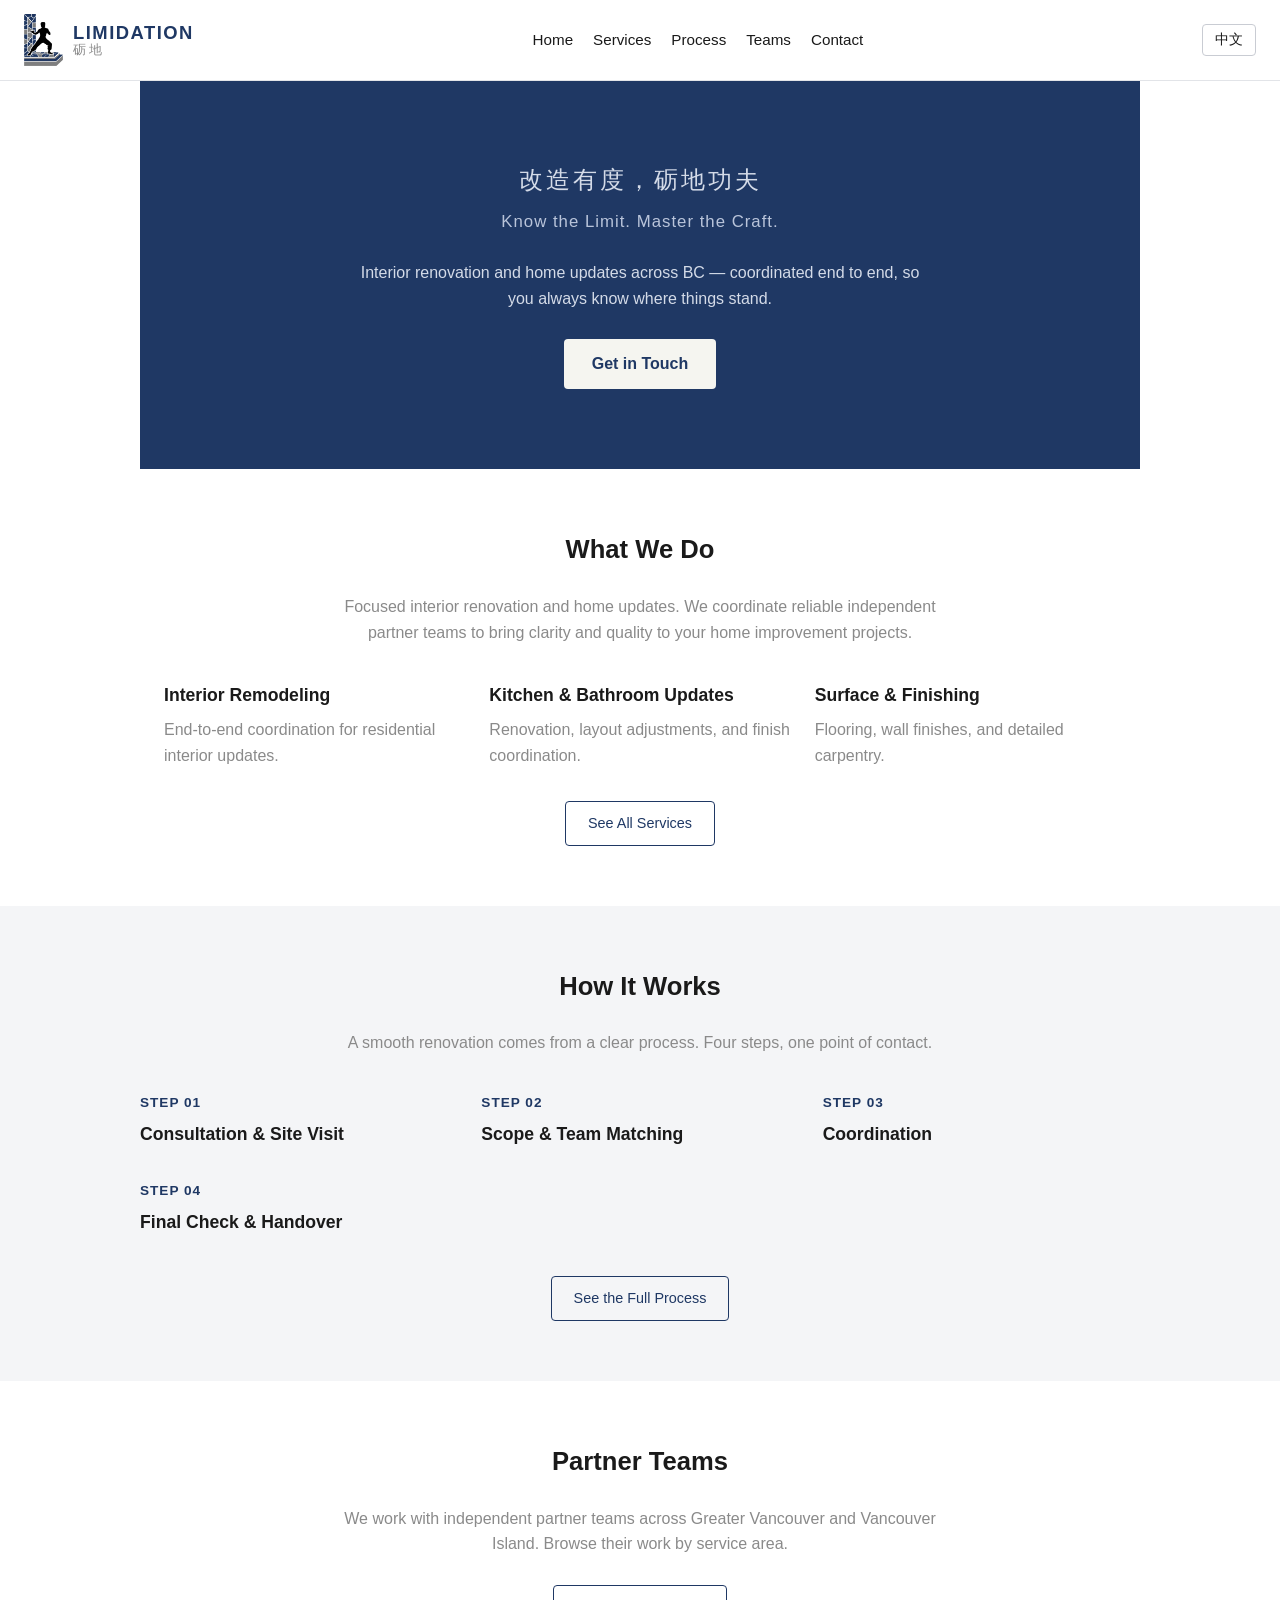
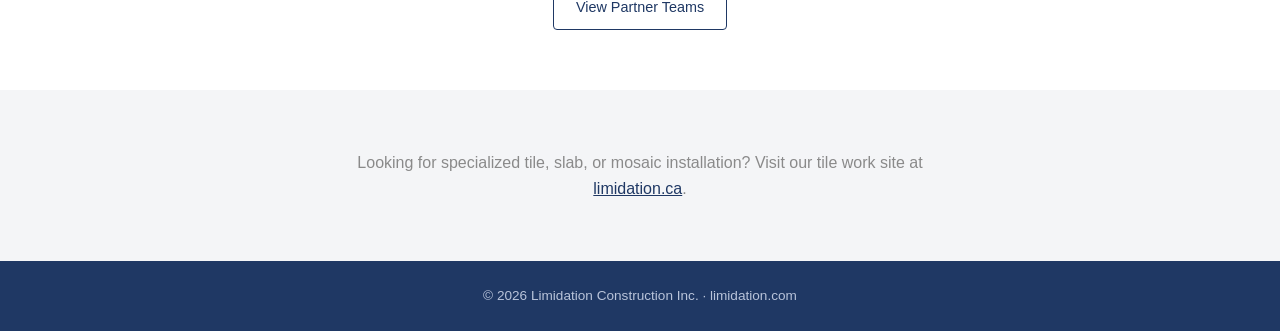
<file: index.html>
<!DOCTYPE html>
<html lang="en" data-lang="en">
<head>
<meta charset="UTF-8">
<meta name="viewport" content="width=device-width, initial-scale=1.0">
<title>Limidation Construction Inc. — Interior Renovation in BC</title>
<meta name="description" content="Limidation Construction Inc. coordinates interior renovation and home update projects across Greater Vancouver and Vancouver Island, BC. One point of contact, from first consultation to final handover.">
<link rel="icon" href="/favicon.ico" sizes="any">
<link rel="apple-touch-icon" href="/images/apple-touch-icon.png">
<link rel="stylesheet" href="CSS/style.css">
</head>
<body>

<header>
  <div class="brand">
    <a href="index.html">
      <img src="images/logo-mark.png" alt="Limidation Construction Inc.">
      <span class="brand-text">
        <span class="brand-en">LIMIDATION</span>
        <span class="brand-zh">砺地</span>
      </span>
    </a>
  </div>
  <nav>
    <a href="index.html"><span data-en>Home</span><span data-zh>首页</span></a>
    <a href="services.html"><span data-en>Services</span><span data-zh>服务项目</span></a>
    <a href="process.html"><span data-en>Process</span><span data-zh>施工流程</span></a>
    <a href="team.html"><span data-en>Teams</span><span data-zh>合作团队</span></a>
    <a href="contact.html"><span data-en>Contact</span><span data-zh>联系我们</span></a>
  </nav>
  <button id="lang-toggle">中文</button>
</header>

<section class="hero">
  <p class="slogan-zh">改造有度，砺地功夫</p>
  <p class="slogan-en">Know the Limit. Master the Craft.</p>
  <p>
    <span data-en>Interior renovation and home updates across BC — coordinated end to end, so you always know where things stand.</span>
    <span data-zh>室内翻新与住宅升级，全程统筹对接，每一步您都清楚正在发生什么。</span>
  </p>
  <a href="contact.html" class="btn">
    <span data-en>Get in Touch</span><span data-zh>联系我们</span>
  </a>
</section>

<!-- 服务概览 -->
<section>
  <h2><span data-en>What We Do</span><span data-zh>我们做什么</span></h2>
  <p class="lead" style="margin-bottom:36px;">
    <span data-en>Focused interior renovation and home updates. We coordinate reliable independent partner teams to bring clarity and quality to your home improvement projects.</span>
    <span data-zh>专注室内翻新与住宅升级。我们统筹可靠的独立合作团队，为您的住宅改造提供清晰、高效的落地执行。</span>
  </p>

  <div class="grid">
    <div>
      <h3><span data-en>Interior Remodeling</span><span data-zh>室内翻新</span></h3>
      <p style="color:var(--text-muted);">
        <span data-en>End-to-end coordination for residential interior updates.</span>
        <span data-zh>住宅室内升级的整体统筹，对接合适的施工团队。</span>
      </p>
    </div>
    <div>
      <h3><span data-en>Kitchen &amp; Bathroom Updates</span><span data-zh>厨卫空间升级</span></h3>
      <p style="color:var(--text-muted);">
        <span data-en>Renovation, layout adjustments, and finish coordination.</span>
        <span data-zh>高频使用功能区的改造、布局调整与饰面统筹。</span>
      </p>
    </div>
    <div>
      <h3><span data-en>Surface &amp; Finishing</span><span data-zh>饰面与收口</span></h3>
      <p style="color:var(--text-muted);">
        <span data-en>Flooring, wall finishes, and detailed carpentry.</span>
        <span data-zh>地面、墙面饰面及精细木作的执行把控。</span>
      </p>
    </div>
  </div>

  <p style="text-align:center; margin-top:32px;">
    <a href="services.html" class="btn-outline">
      <span data-en>See All Services</span><span data-zh>查看全部服务</span>
    </a>
  </p>
</section>

<!-- 流程简介 -->
<section class="alt">
  <div>
    <h2><span data-en>How It Works</span><span data-zh>怎么合作</span></h2>
    <p class="lead" style="margin-bottom:36px;">
      <span data-en>A smooth renovation comes from a clear process. Four steps, one point of contact.</span>
      <span data-zh>一次顺利的装修，来自清晰的流程。四个步骤，一个对接人。</span>
    </p>

    <div class="grid">
      <div>
        <p class="step-num"><span data-en>STEP 01</span><span data-zh>第一步</span></p>
        <h3><span data-en>Consultation &amp; Site Visit</span><span data-zh>咨询与现场了解</span></h3>
      </div>
      <div>
        <p class="step-num"><span data-en>STEP 02</span><span data-zh>第二步</span></p>
        <h3><span data-en>Scope &amp; Team Matching</span><span data-zh>方案沟通与团队匹配</span></h3>
      </div>
      <div>
        <p class="step-num"><span data-en>STEP 03</span><span data-zh>第三步</span></p>
        <h3><span data-en>Coordination</span><span data-zh>施工对接与协调</span></h3>
      </div>
      <div>
        <p class="step-num"><span data-en>STEP 04</span><span data-zh>第四步</span></p>
        <h3><span data-en>Final Check &amp; Handover</span><span data-zh>完工确认与交付</span></h3>
      </div>
    </div>

    <p style="text-align:center; margin-top:32px;">
      <a href="process.html" class="btn-outline">
        <span data-en>See the Full Process</span><span data-zh>查看完整流程</span>
      </a>
    </p>
  </div>
</section>

<!-- 合作团队入口 -->
<section>
  <h2><span data-en>Partner Teams</span><span data-zh>合作团队</span></h2>
  <p class="lead" style="margin-bottom:28px;">
    <span data-en>We work with independent partner teams across Greater Vancouver and Vancouver Island. Browse their work by service area.</span>
    <span data-zh>我们与大温地区及温哥华岛的独立团队协作。您可以按服务地区浏览他们的作品。</span>
  </p>
  <p style="text-align:center;">
    <a href="team.html" class="btn-outline">
      <span data-en>View Partner Teams</span><span data-zh>查看合作团队</span>
    </a>
  </p>
</section>

<!-- 跨站说明 -->
<section class="alt">
  <div style="max-width:620px; margin:0 auto; text-align:center;">
    <p style="color:var(--text-muted);">
      <span data-en>Looking for specialized tile, slab, or mosaic installation? Visit our tile work site at <a href="https://limidation.ca" style="color:var(--brand-accent);">limidation.ca</a>.</span>
      <span data-zh>寻求瓷砖、岩板与马赛克的专项铺贴工艺？请访问我们的瓷砖工程网站 <a href="https://limidation.ca" style="color:var(--brand-accent);">limidation.ca</a>。</span>
    </p>
  </div>
</section>

<footer>
  <p>&copy; 2026 Limidation Construction Inc. · limidation.com</p>
</footer>

<script src="JS/lang.js"></script>
</body>
</html>
</file>
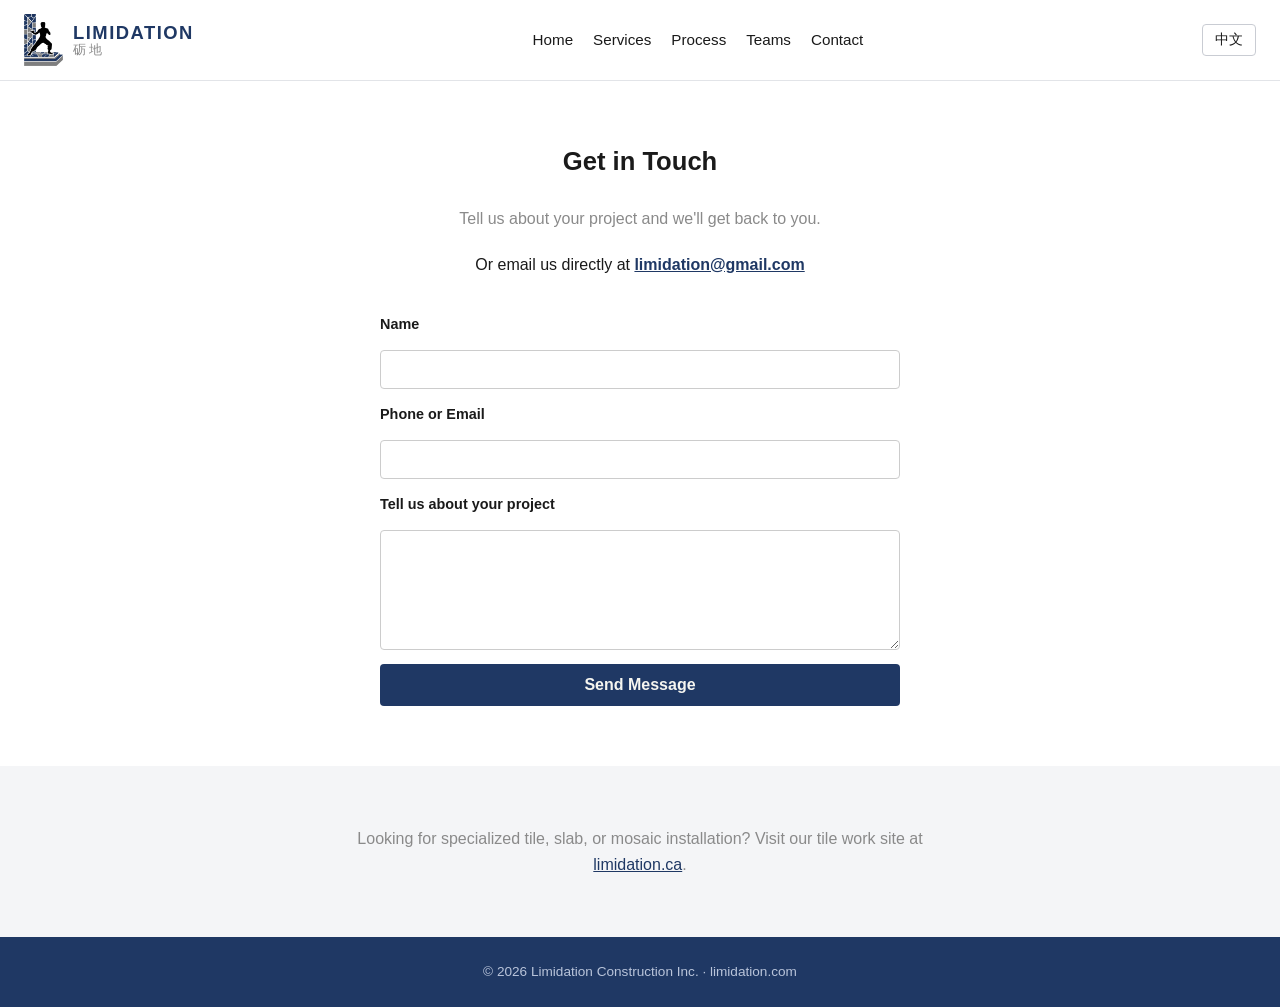
<file: contact.html>
<!DOCTYPE html>
<html lang="en" data-lang="en">
<head>
<meta charset="UTF-8">
<meta name="viewport" content="width=device-width, initial-scale=1.0">
<title>Contact — Limidation Construction Inc.</title>
<meta name="description" content="Get in touch with Limidation Construction Inc. about your interior renovation project in BC.">
<link rel="icon" href="/favicon.ico" sizes="any">
<link rel="apple-touch-icon" href="/images/apple-touch-icon.png">
<link rel="stylesheet" href="CSS/style.css">
</head>
<body>

<header>
  <div class="brand">
    <a href="index.html">
      <img src="images/logo-mark.png" alt="Limidation Construction Inc.">
      <span class="brand-text">
        <span class="brand-en">LIMIDATION</span>
        <span class="brand-zh">砺地</span>
      </span>
    </a>
  </div>
  <nav>
    <a href="index.html"><span data-en>Home</span><span data-zh>首页</span></a>
    <a href="services.html"><span data-en>Services</span><span data-zh>服务项目</span></a>
    <a href="process.html"><span data-en>Process</span><span data-zh>施工流程</span></a>
    <a href="team.html"><span data-en>Teams</span><span data-zh>合作团队</span></a>
    <a href="contact.html"><span data-en>Contact</span><span data-zh>联系我们</span></a>
  </nav>
  <button id="lang-toggle">中文</button>
</header>

<section>
  <h2><span data-en>Get in Touch</span><span data-zh>联系我们</span></h2>
  <p class="lead" style="margin-bottom:20px;">
    <span data-en>Tell us about your project and we'll get back to you.</span>
    <span data-zh>留下您的装修需求，我们会尽快回复。</span>
  </p>

  <!-- 邮箱地址集中在这一处。以后换成 info@limidation.com 时，改这里的两处即可。 -->
  <p style="text-align:center; margin-bottom:36px;">
    <span data-en>Or email us directly at </span><span data-zh>或直接发邮件至 </span>
    <a href="mailto:limidation@gmail.com" style="color:var(--brand-accent); font-weight:600;">limidation@gmail.com</a>
  </p>

  <!-- name="contact" 和 data-netlify="true" 是关键：
       部署到 Netlify 后表单会自动被识别，提交内容出现在 Netlify 后台，
       不需要额外写后端代码。
       隐藏字段 site-source 用于区分询盘来自 .com 还是 .ca。 -->
  <form name="contact" method="POST" data-netlify="true" netlify-honeypot="bot-field">
    <input type="hidden" name="form-name" value="contact">
    <input type="hidden" name="site-source" value="limidation-com">
    <p style="display:none;">
      <label>Don't fill this out: <input name="bot-field"></label>
    </p>

    <label for="name"><span data-en>Name</span><span data-zh>姓名</span></label>
    <input type="text" id="name" name="name" required>

    <label for="phone"><span data-en>Phone or Email</span><span data-zh>电话或邮箱</span></label>
    <input type="text" id="phone" name="phone" required>

    <label for="message"><span data-en>Tell us about your project</span><span data-zh>描述您的装修需求</span></label>
    <textarea id="message" name="message" required></textarea>

    <button type="submit"><span data-en>Send Message</span><span data-zh>提交</span></button>
  </form>
</section>

<section class="alt">
  <div style="max-width:620px; margin:0 auto; text-align:center;">
    <p style="color:var(--text-muted);">
      <span data-en>Looking for specialized tile, slab, or mosaic installation? Visit our tile work site at <a href="https://limidation.ca" style="color:var(--brand-accent);">limidation.ca</a>.</span>
      <span data-zh>寻求瓷砖、岩板与马赛克的专项铺贴工艺？请访问我们的瓷砖工程网站 <a href="https://limidation.ca" style="color:var(--brand-accent);">limidation.ca</a>。</span>
    </p>
  </div>
</section>

<footer>
  <p>&copy; 2026 Limidation Construction Inc. · limidation.com</p>
</footer>

<script src="JS/lang.js"></script>
</body>
</html>
</file>
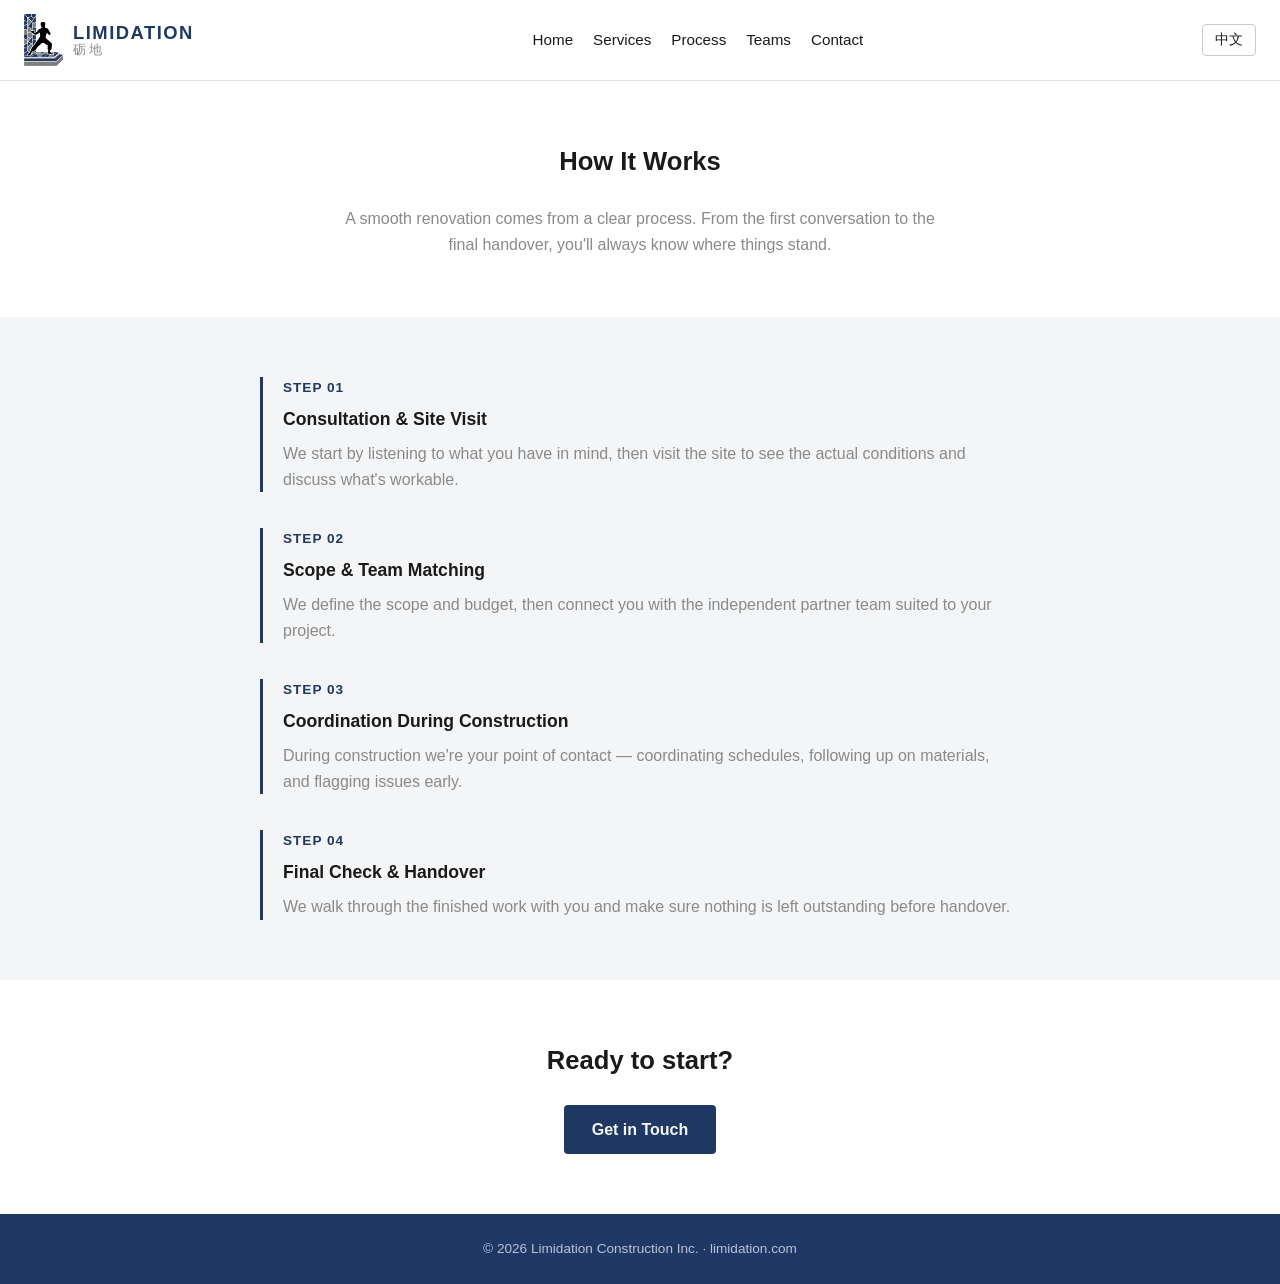
<file: process.html>
<!DOCTYPE html>
<html lang="en" data-lang="en">
<head>
<meta charset="UTF-8">
<meta name="viewport" content="width=device-width, initial-scale=1.0">
<title>Process — Limidation Construction Inc.</title>
<meta name="description" content="How a renovation project works with Limidation Construction Inc. — from the first consultation and site visit through to final handover.">
<link rel="icon" href="/favicon.ico" sizes="any">
<link rel="apple-touch-icon" href="/images/apple-touch-icon.png">
<link rel="stylesheet" href="CSS/style.css">
</head>
<body>

<header>
  <div class="brand">
    <a href="index.html">
      <img src="images/logo-mark.png" alt="Limidation Construction Inc.">
      <span class="brand-text">
        <span class="brand-en">LIMIDATION</span>
        <span class="brand-zh">砺地</span>
      </span>
    </a>
  </div>
  <nav>
    <a href="index.html"><span data-en>Home</span><span data-zh>首页</span></a>
    <a href="services.html"><span data-en>Services</span><span data-zh>服务项目</span></a>
    <a href="process.html"><span data-en>Process</span><span data-zh>施工流程</span></a>
    <a href="team.html"><span data-en>Teams</span><span data-zh>合作团队</span></a>
    <a href="contact.html"><span data-en>Contact</span><span data-zh>联系我们</span></a>
  </nav>
  <button id="lang-toggle">中文</button>
</header>

<section>
  <h2><span data-en>How It Works</span><span data-zh>施工流程</span></h2>
  <p style="text-align:center; color:var(--text-muted); max-width:620px; margin:0 auto;">
    <span data-en>A smooth renovation comes from a clear process. From the first conversation to the final handover, you'll always know where things stand.</span>
    <span data-zh>一次顺利的装修，来自清晰的流程。从初次沟通到最终交付，每一步您都清楚正在发生什么。</span>
  </p>
</section>

<section class="alt">
  <div style="max-width:760px; margin:0 auto;">

    <div style="border-left:3px solid var(--brand-accent); padding-left:20px; margin-bottom:36px;">
      <p style="color:var(--brand-accent); font-size:0.85rem; font-weight:600; letter-spacing:1px; margin-bottom:6px;">
        <span data-en>STEP 01</span><span data-zh>第一步</span>
      </p>
      <h3 style="margin-bottom:8px;">
        <span data-en>Consultation &amp; Site Visit</span><span data-zh>咨询与现场了解</span>
      </h3>
      <p style="color:var(--text-muted);">
        <span data-en>We start by listening to what you have in mind, then visit the site to see the actual conditions and discuss what's workable.</span>
        <span data-zh>我们先听您想要什么，再到现场看房屋的实际情况，一起讨论可行的做法。</span>
      </p>
    </div>

    <div style="border-left:3px solid var(--brand-accent); padding-left:20px; margin-bottom:36px;">
      <p style="color:var(--brand-accent); font-size:0.85rem; font-weight:600; letter-spacing:1px; margin-bottom:6px;">
        <span data-en>STEP 02</span><span data-zh>第二步</span>
      </p>
      <h3 style="margin-bottom:8px;">
        <span data-en>Scope &amp; Team Matching</span><span data-zh>方案沟通与团队匹配</span>
      </h3>
      <p style="color:var(--text-muted);">
        <span data-en>We define the scope and budget, then connect you with the independent partner team suited to your project.</span>
        <span data-zh>明确施工范围与预算，为您对接适合这个项目的独立合作团队。</span>
      </p>
    </div>

    <div style="border-left:3px solid var(--brand-accent); padding-left:20px; margin-bottom:36px;">
      <p style="color:var(--brand-accent); font-size:0.85rem; font-weight:600; letter-spacing:1px; margin-bottom:6px;">
        <span data-en>STEP 03</span><span data-zh>第三步</span>
      </p>
      <h3 style="margin-bottom:8px;">
        <span data-en>Coordination During Construction</span><span data-zh>施工对接与进度协调</span>
      </h3>
      <p style="color:var(--text-muted);">
        <span data-en>During construction we're your point of contact — coordinating schedules, following up on materials, and flagging issues early.</span>
        <span data-zh>施工期间我们是您的对接人，协调进度、跟进材料，遇到问题及时沟通。</span>
      </p>
    </div>

    <div style="border-left:3px solid var(--brand-accent); padding-left:20px;">
      <p style="color:var(--brand-accent); font-size:0.85rem; font-weight:600; letter-spacing:1px; margin-bottom:6px;">
        <span data-en>STEP 04</span><span data-zh>第四步</span>
      </p>
      <h3 style="margin-bottom:8px;">
        <span data-en>Final Check &amp; Handover</span><span data-zh>完工确认与交付</span>
      </h3>
      <p style="color:var(--text-muted);">
        <span data-en>We walk through the finished work with you and make sure nothing is left outstanding before handover.</span>
        <span data-zh>陪同您检查完工情况，确认没有遗留问题后再正式交付。</span>
      </p>
    </div>

  </div>
</section>

<section>
  <div style="text-align:center;">
    <h2><span data-en>Ready to start?</span><span data-zh>准备开始了？</span></h2>
    <a href="contact.html" class="btn">
      <span data-en>Get in Touch</span><span data-zh>联系我们</span>
    </a>
  </div>
</section>

<footer>
  <p>&copy; 2026 Limidation Construction Inc. · limidation.com</p>
</footer>

<script src="JS/lang.js"></script>
</body>
</html>
</file>
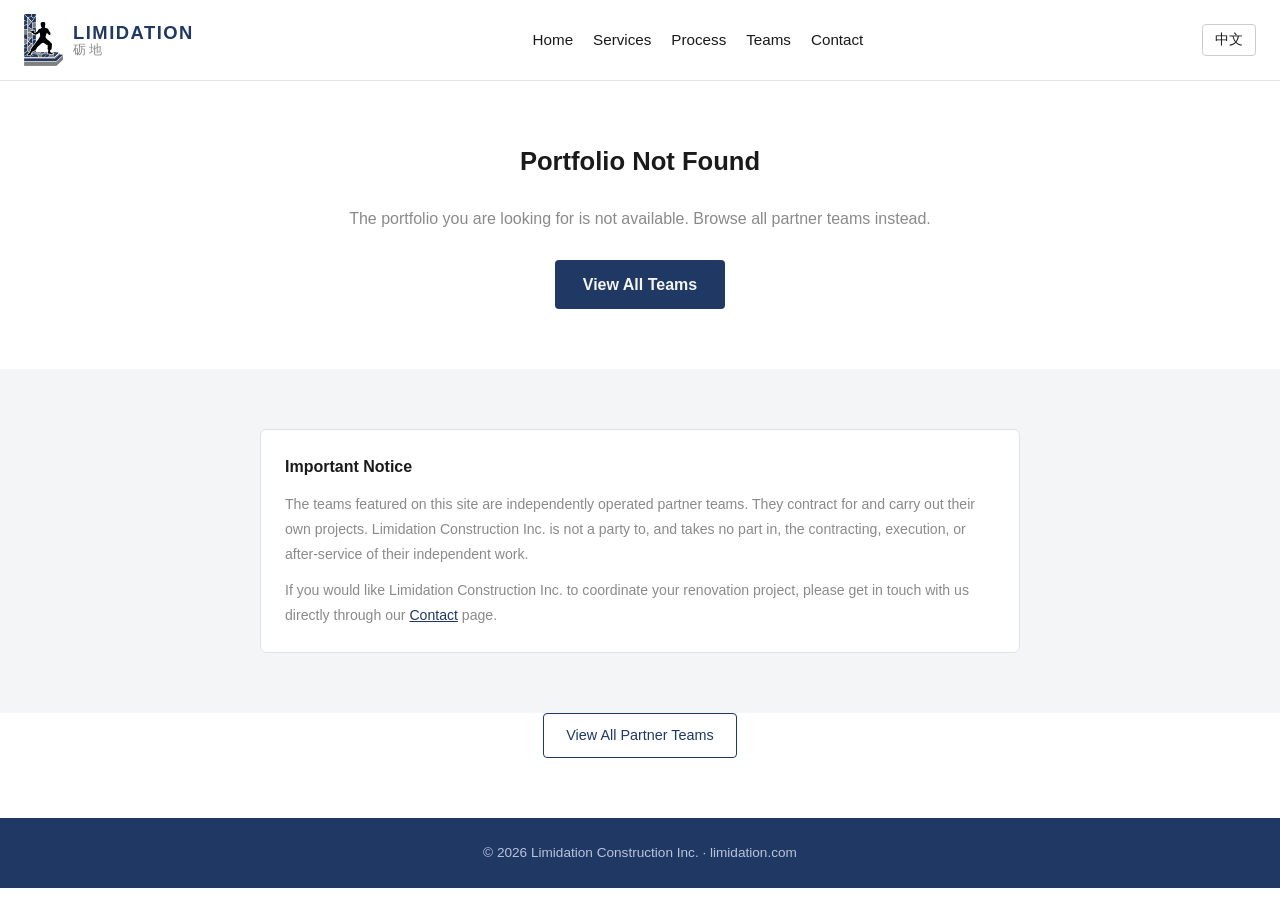
<file: profile.html>
<!DOCTYPE html>
<html lang="en" data-lang="en">
<head>
<meta charset="UTF-8">
<meta name="viewport" content="width=device-width, initial-scale=1.0">
<title>Portfolio — Limidation Construction Inc.</title>
<meta name="robots" content="noindex">
<link rel="icon" href="/favicon.ico" sizes="any">
<link rel="apple-touch-icon" href="/images/apple-touch-icon.png">
<link rel="stylesheet" href="CSS/style.css">
</head>
<body>

<header>
  <div class="brand">
    <a href="index.html">
      <img src="images/logo-mark.png" alt="Limidation Construction Inc.">
      <span class="brand-text">
        <span class="brand-en">LIMIDATION</span>
        <span class="brand-zh">砺地</span>
      </span>
    </a>
  </div>
  <nav>
    <a href="index.html"><span data-en>Home</span><span data-zh>首页</span></a>
    <a href="services.html"><span data-en>Services</span><span data-zh>服务项目</span></a>
    <a href="process.html"><span data-en>Process</span><span data-zh>施工流程</span></a>
    <a href="team.html"><span data-en>Teams</span><span data-zh>合作团队</span></a>
    <a href="contact.html"><span data-en>Contact</span><span data-zh>联系我们</span></a>
  </nav>
  <button id="lang-toggle">中文</button>
</header>

<!-- 团队信息将由 JS 渲染进这里 -->
<section id="profile-root">
  <p style="text-align:center; color:var(--text-muted);">
    <span data-en>Loading…</span><span data-zh>加载中…</span>
  </p>
</section>

<!-- 免责声明 — 固定内容，不随团队变化 -->
<section class="alt">
  <div>
    <div class="disclaimer">
      <h3><span data-en>Important Notice</span><span data-zh>重要声明</span></h3>
      <p>
        <span data-en>The teams featured on this site are independently operated partner teams. They contract for and carry out their own projects. Limidation Construction Inc. is not a party to, and takes no part in, the contracting, execution, or after-service of their independent work.</span>
        <span data-zh>本站展示的施工团队均为独立经营的合作方，各自承接并履行自己的项目。Limidation Construction Inc. 不参与其独立业务的签约、施工与售后。</span>
      </p>
      <p>
        <span data-en>If you would like Limidation Construction Inc. to coordinate your renovation project, please get in touch with us directly through our <a href="contact.html">Contact</a> page.</span>
        <span data-zh>若您希望由 Limidation Construction Inc. 统筹您的整装项目，请通过<a href="contact.html">联系我们</a>页面与我们直接沟通。</span>
      </p>
    </div>
  </div>
</section>

<section style="padding-top:0; text-align:center;">
  <a href="team.html" class="btn-outline">
    <span data-en>View All Partner Teams</span><span data-zh>查看全部合作团队</span>
  </a>
</section>

<footer>
  <p>&copy; 2026 Limidation Construction Inc. · limidation.com</p>
</footer>

<script src="JS/teams.js"></script>
<script src="JS/lang.js"></script>
<script src="JS/profile.js"></script>
</body>
</html>
</file>
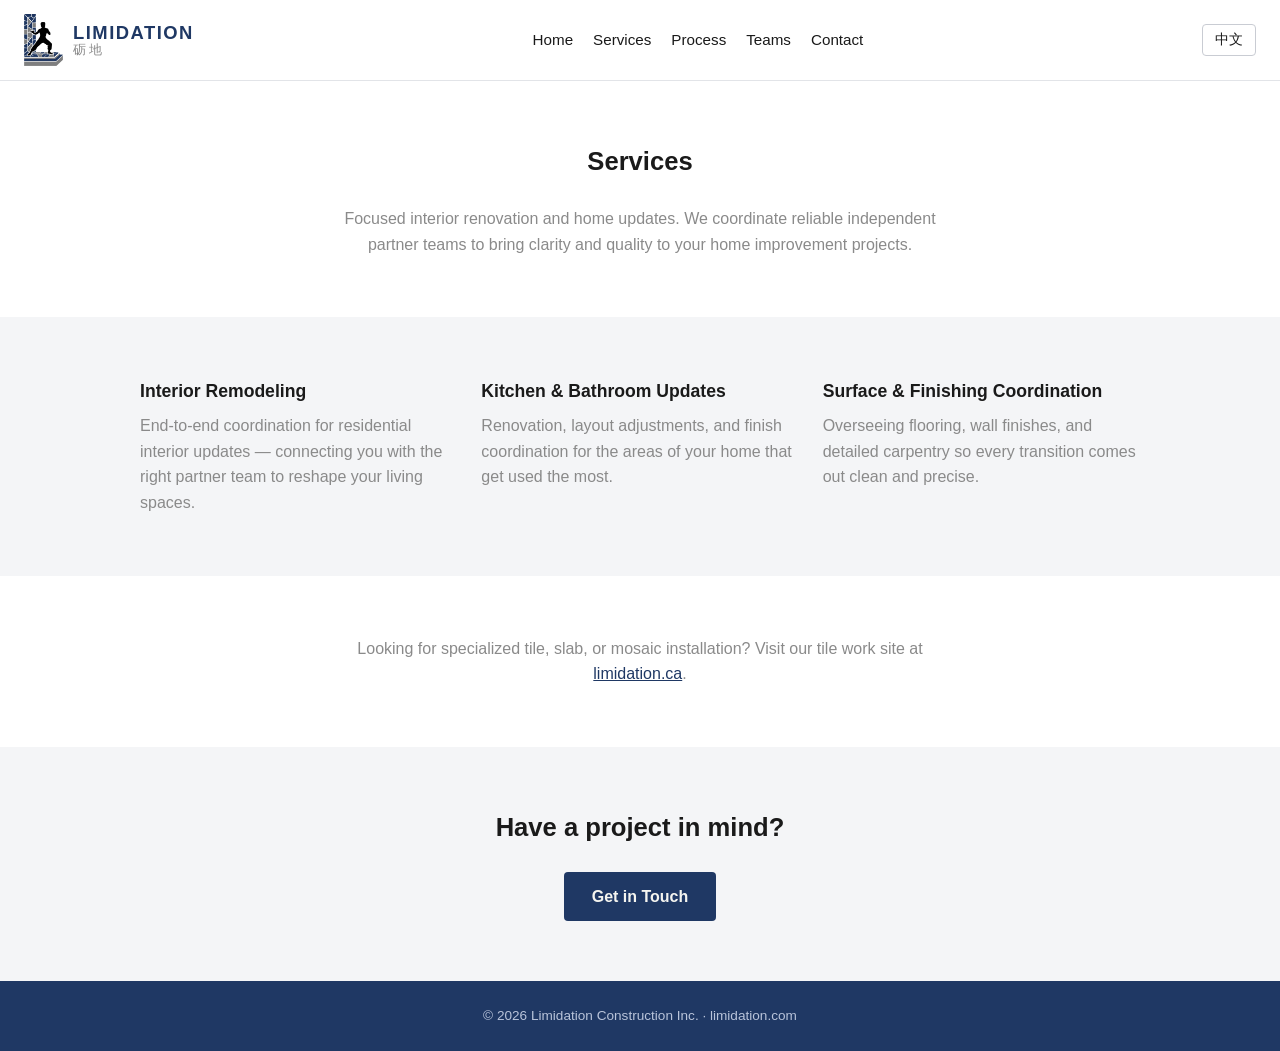
<file: services.html>
<!DOCTYPE html>
<html lang="en" data-lang="en">
<head>
<meta charset="UTF-8">
<meta name="viewport" content="width=device-width, initial-scale=1.0">
<title>Services — Limidation Construction Inc.</title>
<meta name="description" content="Interior renovation and home updates in Greater Victoria and Greater Vancouver, BC. Limidation Construction Inc. coordinates independent partner teams for residential remodeling projects.">
<link rel="icon" href="/favicon.ico" sizes="any">
<link rel="apple-touch-icon" href="/images/apple-touch-icon.png">
<link rel="stylesheet" href="CSS/style.css">
</head>
<body>

<header>
  <div class="brand">
    <a href="index.html">
      <img src="images/logo-mark.png" alt="Limidation Construction Inc.">
      <span class="brand-text">
        <span class="brand-en">LIMIDATION</span>
        <span class="brand-zh">砺地</span>
      </span>
    </a>
  </div>
  <nav>
    <a href="index.html"><span data-en>Home</span><span data-zh>首页</span></a>
    <a href="services.html"><span data-en>Services</span><span data-zh>服务项目</span></a>
    <a href="process.html"><span data-en>Process</span><span data-zh>施工流程</span></a>
    <a href="team.html"><span data-en>Teams</span><span data-zh>合作团队</span></a>
    <a href="contact.html"><span data-en>Contact</span><span data-zh>联系我们</span></a>
  </nav>
  <button id="lang-toggle">中文</button>
</header>

<section>
  <h2><span data-en>Services</span><span data-zh>服务项目</span></h2>
  <p style="text-align:center; color:var(--text-muted); max-width:620px; margin:0 auto;">
    <span data-en>Focused interior renovation and home updates. We coordinate reliable independent partner teams to bring clarity and quality to your home improvement projects.</span>
    <span data-zh>专注室内翻新与住宅升级。我们统筹可靠的独立合作团队，为您的住宅改造提供清晰、高效的落地执行。</span>
  </p>
</section>

<section class="alt">
  <div>
    <div class="grid">

      <div>
        <h3><span data-en>Interior Remodeling</span><span data-zh>室内翻新</span></h3>
        <p style="color:var(--text-muted);">
          <span data-en>End-to-end coordination for residential interior updates — connecting you with the right partner team to reshape your living spaces.</span>
          <span data-zh>住宅室内升级的整体统筹，对接合适的施工团队，重塑居住空间。</span>
        </p>
      </div>

      <div>
        <h3><span data-en>Kitchen &amp; Bathroom Updates</span><span data-zh>厨卫空间升级</span></h3>
        <p style="color:var(--text-muted);">
          <span data-en>Renovation, layout adjustments, and finish coordination for the areas of your home that get used the most.</span>
          <span data-zh>针对高频使用功能区的改造、布局调整与饰面统筹。</span>
        </p>
      </div>

      <div>
        <h3><span data-en>Surface &amp; Finishing Coordination</span><span data-zh>饰面与收口统筹</span></h3>
        <p style="color:var(--text-muted);">
          <span data-en>Overseeing flooring, wall finishes, and detailed carpentry so every transition comes out clean and precise.</span>
          <span data-zh>地面、墙面饰面及精细木作的执行把控，确保每一处收口干净精准。</span>
        </p>
      </div>

    </div>
  </div>
</section>

<!-- 跨站说明 —— 主动界定两条业务线的边界，同时引流至 .ca -->
<section>
  <div style="max-width:620px; margin:0 auto; text-align:center;">
    <p style="color:var(--text-muted);">
      <span data-en>Looking for specialized tile, slab, or mosaic installation? Visit our tile work site at <a href="https://limidation.ca" style="color:var(--brand-accent);">limidation.ca</a>.</span>
      <span data-zh>寻求瓷砖、岩板与马赛克的专项铺贴工艺？请访问我们的瓷砖工程网站 <a href="https://limidation.ca" style="color:var(--brand-accent);">limidation.ca</a>。</span>
    </p>
  </div>
</section>

<section class="alt">
  <div style="text-align:center;">
    <h2><span data-en>Have a project in mind?</span><span data-zh>有装修计划？</span></h2>
    <a href="contact.html" class="btn">
      <span data-en>Get in Touch</span><span data-zh>联系我们</span>
    </a>
  </div>
</section>

<footer>
  <p>&copy; 2026 Limidation Construction Inc. · limidation.com</p>
</footer>

<script src="JS/lang.js"></script>
</body>
</html>
</file>
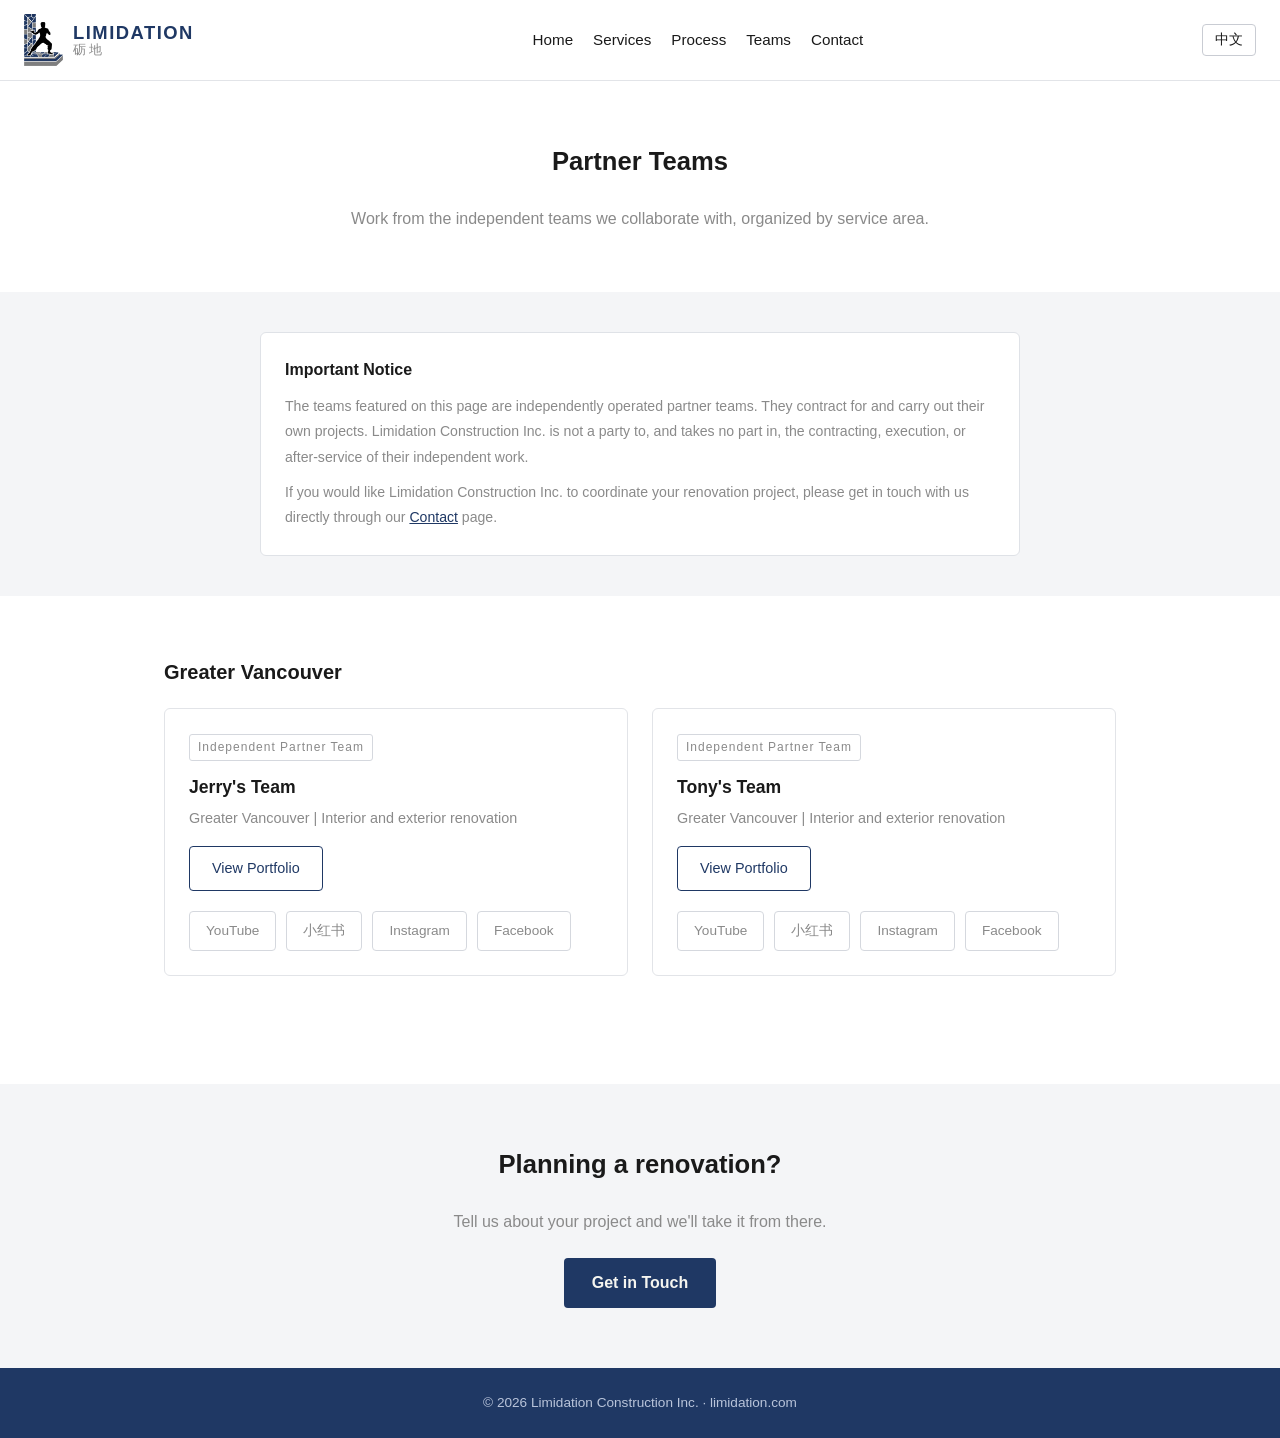
<file: team.html>
<!DOCTYPE html>
<html lang="en" data-lang="en">
<head>
<meta charset="UTF-8">
<meta name="viewport" content="width=device-width, initial-scale=1.0">
<title>Partner Teams — Limidation Construction Inc.</title>
<meta name="description" content="Independent partner teams working with Limidation Construction Inc. across Greater Vancouver and Vancouver Island, BC.">
<link rel="icon" href="/favicon.ico" sizes="any">
<link rel="apple-touch-icon" href="/images/apple-touch-icon.png">
<link rel="stylesheet" href="CSS/style.css">
</head>
<body>

<header>
  <div class="brand">
    <a href="index.html">
      <img src="images/logo-mark.png" alt="Limidation Construction Inc.">
      <span class="brand-text">
        <span class="brand-en">LIMIDATION</span>
        <span class="brand-zh">砺地</span>
      </span>
    </a>
  </div>
  <nav>
    <a href="index.html"><span data-en>Home</span><span data-zh>首页</span></a>
    <a href="services.html"><span data-en>Services</span><span data-zh>服务项目</span></a>
    <a href="process.html"><span data-en>Process</span><span data-zh>施工流程</span></a>
    <a href="team.html"><span data-en>Teams</span><span data-zh>合作团队</span></a>
    <a href="contact.html"><span data-en>Contact</span><span data-zh>联系我们</span></a>
  </nav>
  <button id="lang-toggle">中文</button>
</header>

<section>
  <h2><span data-en>Partner Teams</span><span data-zh>合作团队</span></h2>
  <p class="lead">
    <span data-en>Work from the independent teams we collaborate with, organized by service area.</span>
    <span data-zh>与我们协作的独立团队及其作品，按服务地区分列。</span>
  </p>
</section>

<!-- 免责声明 —— 位于团队列表之前，明确两条轨道的责任归属 -->
<section class="alt" style="padding-top:40px; padding-bottom:40px;">
  <div>
    <div class="disclaimer">
      <h3><span data-en>Important Notice</span><span data-zh>重要声明</span></h3>
      <p>
        <span data-en>The teams featured on this page are independently operated partner teams. They contract for and carry out their own projects. Limidation Construction Inc. is not a party to, and takes no part in, the contracting, execution, or after-service of their independent work.</span>
        <span data-zh>本页展示的施工团队均为独立经营的合作方，各自承接并履行自己的项目。Limidation Construction Inc. 不参与其独立业务的签约、施工与售后。</span>
      </p>
      <p>
        <span data-en>If you would like Limidation Construction Inc. to coordinate your renovation project, please get in touch with us directly through our <a href="contact.html">Contact</a> page.</span>
        <span data-zh>若您希望由 Limidation Construction Inc. 统筹您的整装项目，请通过<a href="contact.html">联系我们</a>页面与我们直接沟通。</span>
      </p>
    </div>
  </div>
</section>

<!-- 团队列表由 JS/team.js 按地区分组渲染 -->
<section>
  <div id="teams-root">
    <p class="lead"><span data-en>Loading…</span><span data-zh>加载中…</span></p>
  </div>
</section>

<section class="alt">
  <div style="text-align:center;">
    <h2><span data-en>Planning a renovation?</span><span data-zh>有装修计划？</span></h2>
    <p class="lead" style="margin-bottom:24px;">
      <span data-en>Tell us about your project and we'll take it from there.</span>
      <span data-zh>把您的项目情况告诉我们，剩下的交给我们统筹。</span>
    </p>
    <a href="contact.html" class="btn">
      <span data-en>Get in Touch</span><span data-zh>联系我们</span>
    </a>
  </div>
</section>

<footer>
  <p>&copy; 2026 Limidation Construction Inc. · limidation.com</p>
</footer>

<script src="JS/teams.js"></script>
<script src="JS/team.js"></script>
<script src="JS/lang.js"></script>
</body>
</html>
</file>
<file: CSS/style.css>
:root {
  --brand-dark: #1a1a1a;
  --brand-accent: #1f3864;
  --brand-accent-light: #2d4f8a;
  --text-light: #f5f5f0;
  --text-muted: #8a8a8a;
  --bg-page: #ffffff;
  --bg-section: #f4f5f7;
}

* { box-sizing: border-box; margin: 0; padding: 0; }

body {
  font-family: -apple-system, "Segoe UI", "Microsoft YaHei", Arial, sans-serif;
  color: var(--brand-dark);
  background: var(--bg-page);
  line-height: 1.6;
}

header {
  background: var(--bg-page);
  color: var(--brand-dark);
  border-bottom: 1px solid #e2e4e8;
  padding: 14px 24px;
  display: flex;
  justify-content: space-between;
  align-items: center;
  flex-wrap: wrap;
  gap: 12px;
}

header .brand a {
  display: flex;
  align-items: center;
  gap: 10px;
  text-decoration: none;
}

header .brand img { height: 52px; display: block; }

header .brand .brand-text {
  display: flex;
  flex-direction: column;
  line-height: 1.15;
}

header .brand .brand-en {
  font-size: 1.15rem;
  font-weight: 700;
  letter-spacing: 1.5px;
  color: var(--brand-accent);
}

header .brand .brand-zh {
  font-size: 0.8rem;
  letter-spacing: 3px;
  color: var(--text-muted);
}

nav {
  display: flex;
  gap: 20px;
  flex-wrap: wrap;
}

nav a {
  color: var(--brand-dark);
  text-decoration: none;
  font-size: 0.95rem;
}

nav a:hover { color: var(--brand-accent); }

#lang-toggle {
  background: transparent;
  border: 1px solid #c9ccd3;
  color: var(--brand-dark);
  padding: 6px 12px;
  border-radius: 4px;
  cursor: pointer;
  font-size: 0.85rem;
}

#lang-toggle:hover { border-color: var(--brand-accent); color: var(--brand-accent); }

.hero {
  background: var(--brand-accent);
  color: var(--text-light);
  padding: 80px 24px;
  text-align: center;
}

.hero h1 { font-size: 2.2rem; margin-bottom: 16px; }

.hero .slogan-zh {
  font-size: 1.5rem;
  letter-spacing: 3px;
  margin-bottom: 10px;
}

.hero .slogan-en {
  font-size: 1.05rem;
  color: #b9c4da;
  letter-spacing: 1px;
  margin-bottom: 24px;
}

.hero p {
  color: #d4dbe8;
  max-width: 580px;
  margin: 0 auto 28px;
}

.btn {
  display: inline-block;
  background: var(--brand-accent);
  color: var(--text-light);
  padding: 12px 28px;
  border-radius: 4px;
  text-decoration: none;
  font-weight: 600;
}

.btn:hover { background: var(--brand-accent-light); }

.hero .btn {
  background: var(--text-light);
  color: var(--brand-accent);
}

.hero .btn:hover { background: #ffffff; }

.btn-outline {
  display: inline-block;
  background: transparent;
  border: 1px solid var(--brand-accent);
  color: var(--brand-accent);
  padding: 10px 22px;
  border-radius: 4px;
  text-decoration: none;
  font-size: 0.9rem;
}

.btn-outline:hover { background: var(--brand-accent); color: var(--text-light); }

section {
  padding: 60px 24px;
  max-width: 1000px;
  margin: 0 auto;
}

section.alt { background: var(--bg-section); max-width: none; }
section.alt > div { max-width: 1000px; margin: 0 auto; }

h2 { font-size: 1.6rem; margin-bottom: 24px; text-align: center; }
h3 { font-size: 1.1rem; margin-bottom: 8px; }

.lead {
  text-align: center;
  color: var(--text-muted);
  max-width: 620px;
  margin: 0 auto;
}

.grid {
  display: grid;
  grid-template-columns: repeat(auto-fit, minmax(260px, 1fr));
  gap: 24px;
}

.card {
  background: var(--bg-page);
  border: 1px solid #e2e4e8;
  border-radius: 6px;
  overflow: hidden;
}

.card img {
  width: 100%;
  height: 190px;
  object-fit: cover;
  display: block;
}

.card-body { padding: 16px; }
.card-body h3 { margin-bottom: 6px; font-size: 1.05rem; }
.card-body p { color: var(--text-muted); font-size: 0.9rem; }

/* 照片占位框 —— 用于尚未上传照片的作品位 */
.photo-placeholder {
  width: 100%;
  height: 190px;
  background: #e8eaee;
  border: 1px dashed #c3c7cf;
  border-radius: 6px;
  display: flex;
  align-items: center;
  justify-content: center;
  color: var(--text-muted);
  font-size: 0.85rem;
  text-align: center;
  padding: 8px;
}

.photo-grid {
  display: grid;
  grid-template-columns: repeat(auto-fit, minmax(180px, 1fr));
  gap: 16px;
}

/* 流程步骤 */
.step {
  border-left: 3px solid var(--brand-accent);
  padding-left: 20px;
  margin-bottom: 36px;
}

.step:last-child { margin-bottom: 0; }

.step-num {
  color: var(--brand-accent);
  font-size: 0.85rem;
  font-weight: 600;
  letter-spacing: 1px;
  margin-bottom: 6px;
}

/* 团队卡片 */
.team-card {
  background: var(--bg-page);
  border: 1px solid #e2e4e8;
  border-radius: 6px;
  padding: 24px;
}

.team-tag {
  display: inline-block;
  font-size: 0.75rem;
  letter-spacing: 1px;
  color: var(--text-muted);
  border: 1px solid #d5d8de;
  border-radius: 3px;
  padding: 3px 8px;
  margin-bottom: 12px;
}

/* 平台图标按钮 */
.platform-links {
  display: flex;
  flex-wrap: wrap;
  gap: 10px;
  margin-top: 20px;
}

.platform-btn {
  display: inline-block;
  padding: 8px 16px;
  border: 1px solid #d5d8de;
  border-radius: 4px;
  color: var(--text-muted);
  text-decoration: none;
  font-size: 0.85rem;
  cursor: default;
}

.platform-btn:hover { border-color: var(--brand-accent); color: var(--brand-accent); }

/* 免责声明区块 */
.disclaimer {
  max-width: 760px;
  margin: 0 auto;
  border: 1px solid #dfe2e7;
  border-radius: 6px;
  padding: 24px;
  background: var(--bg-page);
}

.disclaimer h3 { font-size: 1rem; margin-bottom: 12px; }
.disclaimer p { color: var(--text-muted); font-size: 0.88rem; line-height: 1.8; margin-bottom: 10px; }
.disclaimer p:last-child { margin-bottom: 0; }
.disclaimer a { color: var(--brand-accent); }

form {
  max-width: 520px;
  margin: 0 auto;
  display: flex;
  flex-direction: column;
  gap: 14px;
}

label { font-size: 0.9rem; font-weight: 600; }

input, textarea {
  padding: 10px 12px;
  border: 1px solid #ccc;
  border-radius: 4px;
  font-family: inherit;
  font-size: 0.95rem;
}

textarea { min-height: 120px; resize: vertical; }

button[type="submit"] {
  background: var(--brand-accent);
  border: none;
  color: var(--text-light);
  padding: 12px;
  border-radius: 4px;
  font-weight: 700;
  cursor: pointer;
  font-size: 1rem;
}

button[type="submit"]:hover { background: var(--brand-accent-light); }

footer {
  background: var(--brand-accent);
  color: #b9c4da;
  text-align: center;
  padding: 24px;
  font-size: 0.85rem;
}

footer a { color: #d4dbe8; }

html[data-lang="en"] [data-zh] { display: none; }
html[data-lang="zh"] [data-en] { display: none; }
</file>
